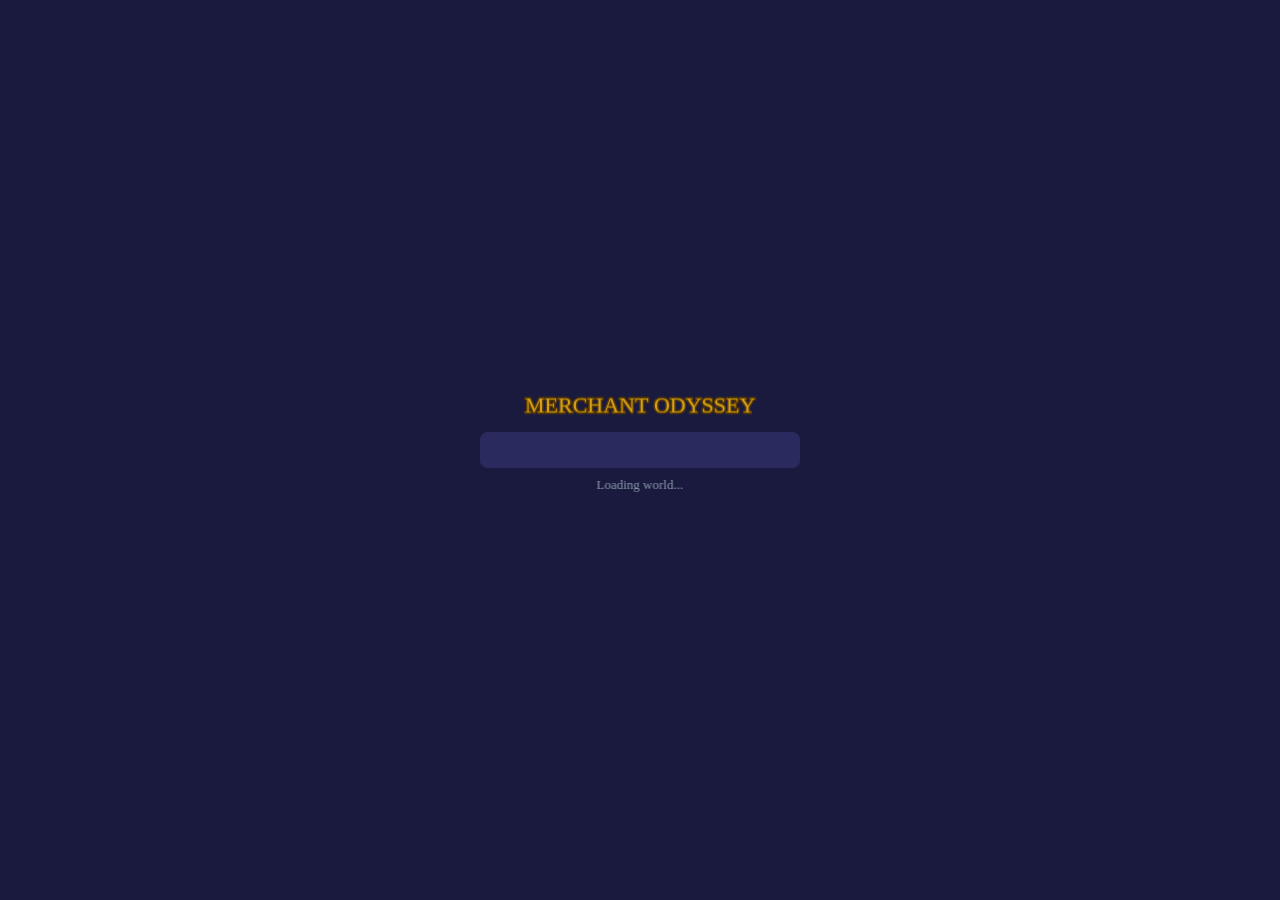
<file: index.html>
<!DOCTYPE html>
<html lang="en">
<head>
  <meta charset="utf-8">
  <meta name="viewport" content="width=device-width, initial-scale=1, user-scalable=no">
  <title>The Purple Sea</title>
  <style>
    * { margin: 0; padding: 0; box-sizing: border-box; }
    body { background: #000; overflow: hidden; }
    canvas { display: block; touch-action: none; }
  </style>
</head>
<body>

<script src="phaser.min.js"></script>
<script src="js/SettingsPanel.js"></script>
<script src="js/NPCSystem.js"></script>
<script src="js/data.js"></script>
<script src="js/SaveSystem.js"></script>
<script src="js/locations/kefr_yamm.js"></script>
<script src="js/locations/tyre.js"></script>
<script src="js/LocationRegistry.js"></script>
<script src="js/BootScene.js"></script>
<script src="js/MenuScene.js"></script>
<script src="js/WorldScene.js"></script>
<script src="js/LocationHubScene.js"></script>
<script src="js/LocationMapScene.js"></script>
<script src="js/ForestScene.js"></script>
<script src="js/ForestVisualUpgrade.js"></script>
<script src="js/ForestIntegration.js"></script>
<script src="js/TradeScene.js"></script>
<script src="js/JournalScene.js"></script>

<script>
const config = {
  type: Phaser.AUTO,
  width: window.innerWidth,
  height: window.innerHeight,
  backgroundColor: '#050518',
  physics: {
    default: 'arcade',
    arcade: { gravity: { y: 0 }, debug: false }
  },
  scene: [BootScene, MenuScene, WorldScene, LocationHubScene, LocationMapScene, ForestScene, TradeScene, JournalScene],
  scale: {
    mode: Phaser.Scale.NONE,
    autoCenter: Phaser.Scale.CENTER_BOTH
  }
};

const game = new Phaser.Game(config);
</script>

</body>
</html>
</file>
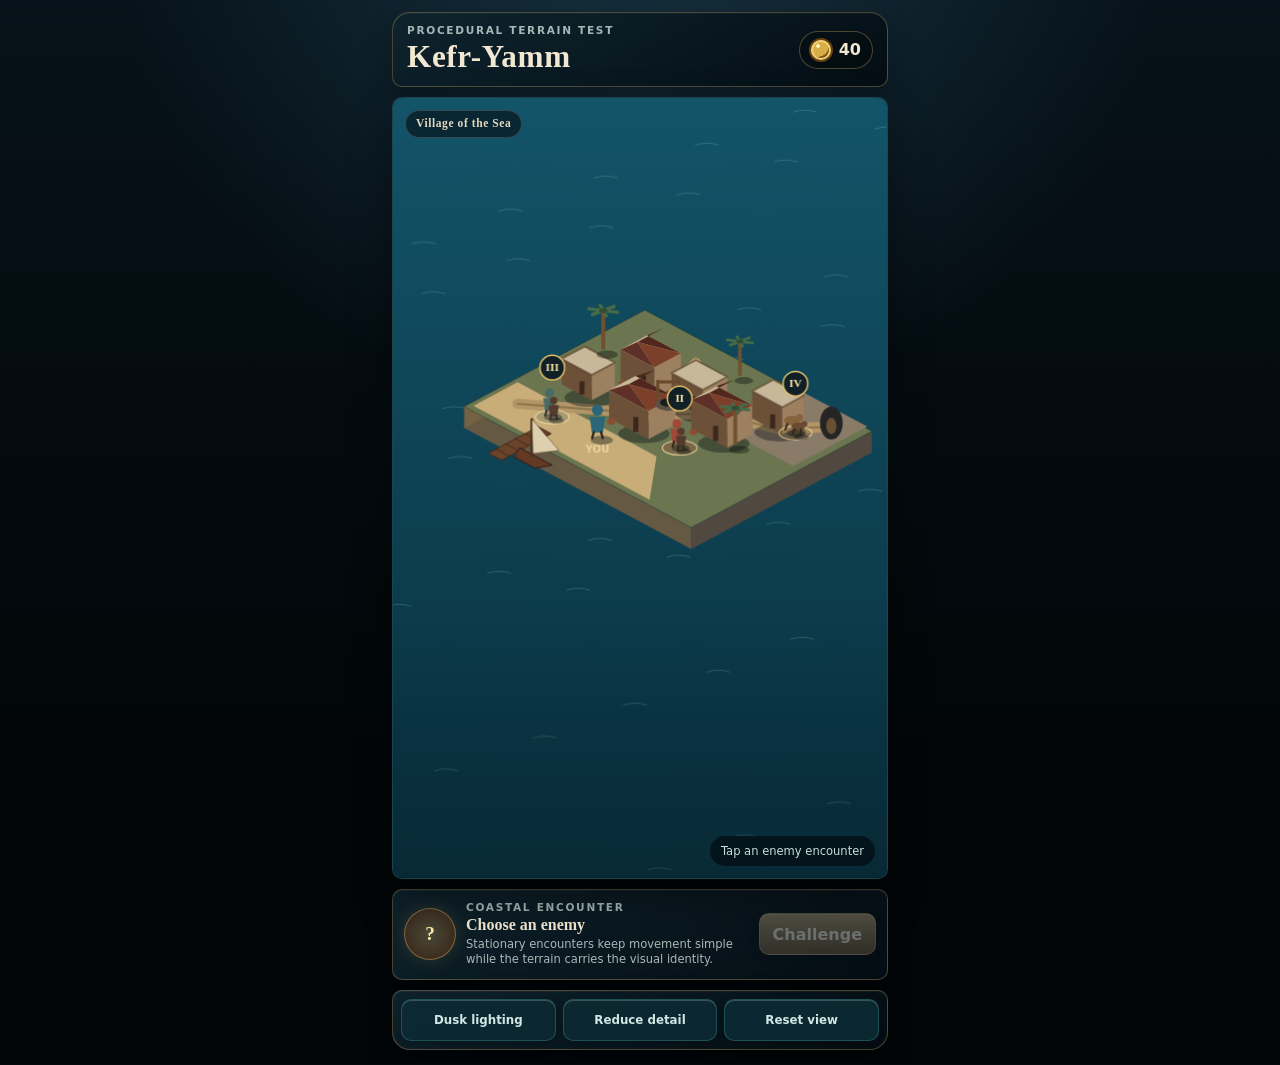
<file: prototypes/procedural-kefr-yamm/index.html>
<!doctype html>
<html lang="en">
<head>
  <meta charset="utf-8" />
  <meta name="viewport" content="width=device-width, initial-scale=1, viewport-fit=cover" />
  <meta name="theme-color" content="#07131b" />
  <title>Purple Sea — Procedural Diorama Test</title>
  <link rel="stylesheet" href="style.css" />
</head>
<body>
  <main class="app-shell" aria-label="Purple Sea procedural terrain prototype">
    <header class="topbar">
      <div>
        <p class="eyebrow">PROCEDURAL TERRAIN TEST</p>
        <h1>Kefr-Yamm</h1>
      </div>
      <div class="resource" aria-label="Silver balance">
        <span class="coin" aria-hidden="true"></span>
        <strong>40</strong>
      </div>
    </header>

    <section class="viewport" aria-label="Interactive isometric terrain">
      <canvas id="game" width="480" height="760"></canvas>
      <div class="scene-label">Village of the Sea</div>
      <div class="hint" id="hint">Tap an enemy encounter</div>
    </section>

    <section class="encounter-card" id="encounterCard" aria-live="polite">
      <div class="enemy-medallion" id="enemyMedallion">?</div>
      <div class="encounter-copy">
        <p class="eyebrow" id="enemyType">COASTAL ENCOUNTER</p>
        <h2 id="enemyName">Choose an enemy</h2>
        <p id="enemyDescription">Stationary encounters keep movement simple while the terrain carries the visual identity.</p>
      </div>
      <button id="challengeButton" type="button" disabled>Challenge</button>
    </section>

    <nav class="controls" aria-label="Prototype controls">
      <button id="lightingButton" type="button">Dusk lighting</button>
      <button id="detailButton" type="button">Reduce detail</button>
      <button id="resetButton" type="button">Reset view</button>
    </nav>

    <dialog id="battleDialog">
      <div class="dialog-panel">
        <p class="eyebrow">PROTOTYPE RESULT</p>
        <h2 id="battleTitle">Encounter started</h2>
        <p>This test proves terrain, architecture, water, shadows, enemy markers and interaction can be produced without imported artwork or a desktop engine.</p>
        <button id="closeDialog" type="button">Return to terrain</button>
      </div>
    </dialog>
  </main>

  <script src="main.js"></script>
</body>
</html>
</file>
<file: prototypes/procedural-kefr-yamm/style.css>
:root {
  color-scheme: dark;
  font-family: Inter, ui-sans-serif, system-ui, -apple-system, BlinkMacSystemFont, "Segoe UI", sans-serif;
  background: #03090d;
  color: #f2e7d0;
  --panel: rgba(8, 22, 30, 0.92);
  --panel-border: rgba(216, 178, 102, 0.32);
  --gold: #d8b266;
  --cyan: #58c9c7;
}

* { box-sizing: border-box; }

html, body {
  min-height: 100%;
  margin: 0;
  background:
    radial-gradient(circle at 50% -10%, #183342 0, transparent 40%),
    linear-gradient(#061219, #020608 70%);
}

body {
  display: grid;
  place-items: start center;
  overscroll-behavior: none;
}

button { font: inherit; }

.app-shell {
  width: min(100%, 520px);
  min-height: 100dvh;
  padding: max(12px, env(safe-area-inset-top)) 12px max(14px, env(safe-area-inset-bottom));
  display: grid;
  grid-template-rows: auto minmax(430px, 1fr) auto auto;
  gap: 10px;
}

.topbar,
.encounter-card,
.controls {
  border: 1px solid var(--panel-border);
  background: linear-gradient(150deg, rgba(15, 36, 46, 0.95), rgba(4, 13, 19, 0.96));
  box-shadow: 0 12px 28px rgba(0, 0, 0, 0.32), inset 0 1px rgba(255, 255, 255, 0.04);
}

.topbar {
  min-height: 68px;
  padding: 11px 14px;
  border-radius: 18px 18px 10px 10px;
  display: flex;
  align-items: center;
  justify-content: space-between;
}

h1, h2, p { margin: 0; }

h1 {
  font-family: Georgia, serif;
  font-size: clamp(1.45rem, 5vw, 1.95rem);
  letter-spacing: .02em;
}

.eyebrow {
  margin-bottom: 3px;
  color: #a6b7b6;
  font-size: .66rem;
  font-weight: 800;
  letter-spacing: .16em;
}

.resource {
  min-width: 72px;
  padding: 8px 11px;
  border: 1px solid rgba(216, 178, 102, .35);
  border-radius: 999px;
  display: flex;
  justify-content: center;
  align-items: center;
  gap: 8px;
  background: rgba(0, 0, 0, .22);
}

.coin {
  width: 20px;
  aspect-ratio: 1;
  border-radius: 50%;
  background: radial-gradient(circle at 35% 30%, #fff0ad 0 9%, #d9ad47 10% 55%, #835817 57% 100%);
  box-shadow: 0 0 0 2px #65420f, inset 0 0 0 2px #f0d176;
}

.viewport {
  position: relative;
  min-height: 0;
  overflow: hidden;
  border: 1px solid rgba(88, 201, 199, .2);
  border-radius: 10px;
  background: #0a2430;
  box-shadow: 0 18px 42px rgba(0, 0, 0, .42);
  touch-action: none;
}

canvas {
  display: block;
  width: 100%;
  height: 100%;
}

.scene-label,
.hint {
  position: absolute;
  pointer-events: none;
  backdrop-filter: blur(8px);
}

.scene-label {
  top: 12px;
  left: 12px;
  padding: 7px 10px;
  border: 1px solid rgba(242, 231, 208, .18);
  border-radius: 999px;
  background: rgba(5, 16, 22, .65);
  color: #e5d7bc;
  font: 700 .72rem/1 Georgia, serif;
  letter-spacing: .05em;
}

.hint {
  right: 12px;
  bottom: 12px;
  padding: 8px 11px;
  border-radius: 999px;
  background: rgba(3, 12, 17, .72);
  color: #c8ddda;
  font-size: .72rem;
  transition: opacity .2s ease;
}

.encounter-card {
  padding: 11px;
  border-radius: 10px;
  display: grid;
  grid-template-columns: 52px 1fr auto;
  gap: 10px;
  align-items: center;
}

.enemy-medallion {
  width: 52px;
  aspect-ratio: 1;
  border: 1px solid rgba(216, 178, 102, .45);
  border-radius: 50%;
  display: grid;
  place-items: center;
  background: radial-gradient(circle, rgba(216,178,102,.3), rgba(63,34,18,.85));
  color: #ffe8a8;
  font: 800 1.2rem Georgia, serif;
  box-shadow: 0 0 18px rgba(216,178,102,.16);
}

.encounter-copy { min-width: 0; }

.encounter-copy h2 {
  font-family: Georgia, serif;
  font-size: 1rem;
}

.encounter-copy > p:last-child {
  margin-top: 3px;
  color: #a9b8b6;
  font-size: .72rem;
  line-height: 1.35;
}

.encounter-card button,
.controls button,
.dialog-panel button {
  min-height: 42px;
  padding: 0 13px;
  border: 1px solid rgba(216, 178, 102, .52);
  border-radius: 10px;
  background: linear-gradient(#c99a45, #80571e);
  color: #fff4d6;
  font-weight: 800;
  box-shadow: inset 0 1px rgba(255,255,255,.2), 0 4px 12px rgba(0,0,0,.25);
}

button:disabled {
  opacity: .42;
  filter: grayscale(.55);
}

.controls {
  padding: 8px;
  border-radius: 10px 10px 18px 18px;
  display: grid;
  grid-template-columns: repeat(3, 1fr);
  gap: 7px;
}

.controls button {
  min-width: 0;
  padding: 0 7px;
  border-color: rgba(88, 201, 199, .25);
  background: rgba(13, 42, 51, .92);
  color: #d1e6e2;
  font-size: .74rem;
}

button:focus-visible {
  outline: 3px solid var(--cyan);
  outline-offset: 2px;
}

dialog {
  width: min(calc(100% - 30px), 440px);
  padding: 0;
  border: 0;
  background: transparent;
  color: inherit;
}

dialog::backdrop {
  background: rgba(0, 5, 8, .78);
  backdrop-filter: blur(5px);
}

.dialog-panel {
  padding: 22px;
  border: 1px solid rgba(216,178,102,.45);
  border-radius: 18px;
  background: linear-gradient(155deg, #14303a, #071218 70%);
  box-shadow: 0 24px 70px rgba(0,0,0,.6);
}

.dialog-panel h2 {
  margin-bottom: 8px;
  font-family: Georgia, serif;
  font-size: 1.35rem;
}

.dialog-panel > p:not(.eyebrow) {
  margin-bottom: 18px;
  color: #bdc9c6;
  line-height: 1.5;
}

@media (max-height: 720px) {
  .app-shell { grid-template-rows: auto minmax(330px, 1fr) auto auto; }
  .encounter-copy > p:last-child { display: none; }
}
</file>
